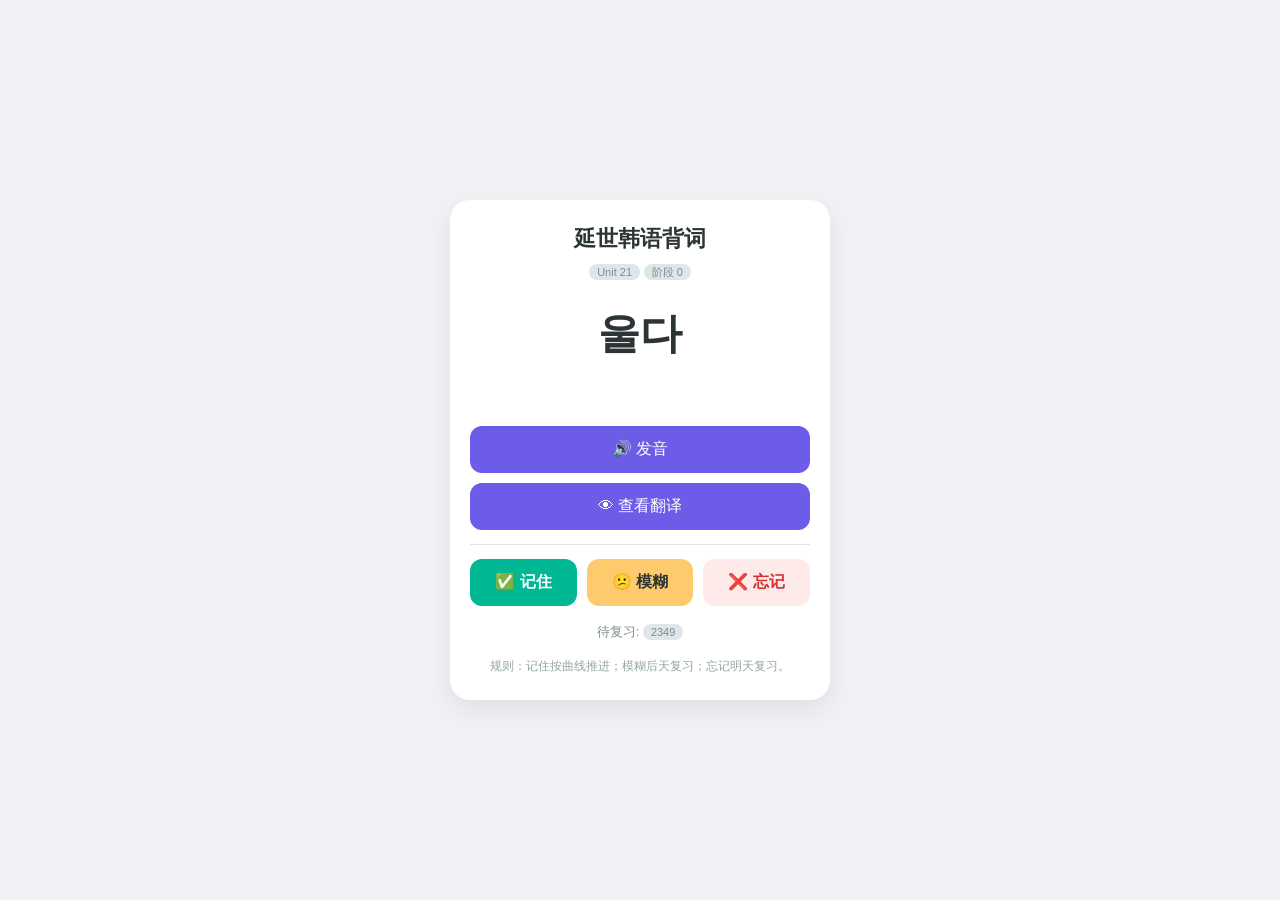
<file: knew.html>
<!DOCTYPE html>
<html lang="zh-CN">
<head>
    <meta charset="UTF-8">
    <meta name="viewport" content="width=device-width, initial-scale=1.0">
    <title>延世韩语 - 艾宾浩斯记忆版</title>
    <style>
        :root {
            --primary: #6c5ce7;
            --success: #00b894;
            --warning: #fdcb6e;
            --danger: #d63031;
            --bg: #f0f2f5;
            --card: #ffffff;
            --text: #2d3436;
            --muted: #636e72;
            --line: #dfe6e9;
        }
        * { box-sizing: border-box; }
        body {
            font-family: -apple-system, BlinkMacSystemFont, "Segoe UI", Roboto, "PingFang SC", "Microsoft YaHei", sans-serif;
            background: var(--bg);
            margin: 0;
            min-height: 100vh;
            display: flex;
            justify-content: center;
            align-items: center;
            padding: 16px;
        }
        .card {
            background: var(--card);
            width: 100%;
            max-width: 380px;
            padding: 24px 20px;
            border-radius: 20px;
            box-shadow: 0 10px 30px rgba(0,0,0,0.08);
            text-align: center;
        }
        .title { font-size: 22px; font-weight: 700; color: var(--text); margin-bottom: 8px; }
        .status { margin-top: 6px; margin-bottom: 14px; font-size: 13px; color: #7f8c8d; line-height: 1.6; }
        .kr { font-size: 42px; font-weight: bold; margin: 24px 0 14px; color: var(--text); word-break: break-word; }
        .cn { font-size: 20px; color: var(--muted); min-height: 32px; margin-bottom: 18px; transition: 0.25s; opacity: 0; }
        .cn.show { opacity: 1; }
        .btn-group { display: flex; flex-direction: column; gap: 10px; }
        button { border: none; padding: 13px 12px; border-radius: 12px; cursor: pointer; font-size: 16px; transition: 0.2s; }
        button:active { transform: scale(0.98); }
        .btn-main { background: var(--primary); color: white; }
        .btn-remember { background: var(--success); color: white; font-weight: bold; }
        .btn-vague { background: var(--warning); color: #2d3436; font-weight: bold; }
        .btn-forget { background: #ffeaea; color: var(--danger); font-weight: bold; }
        .row { display: flex; gap: 10px; }
        .row button { flex: 1; }
        .divider { border: none; border-top: 1px solid var(--line); margin: 4px 0; }
        .badge { background: #dfe6e9; padding: 2px 8px; border-radius: 10px; font-size: 11px; }
        .footer { margin-top: 14px; font-size: 12px; color: #95a5a6; line-height: 1.6; }
    </style>
</head>
<body>

<div class="card">
    <div class="title">延世韩语背词</div>
    <div id="unit-info" class="status">正在加载词库...</div>

    <div class="kr" id="kr">---</div>
    <div class="cn" id="cn">---</div>

    <div class="btn-group">
        <button class="btn-main" onclick="speak()">🔊 发音</button>
        <button class="btn-main" onclick="showTranslation()">👁 查看翻译</button>
        <hr class="divider">
        <div class="row">
            <button class="btn-remember" onclick="handleResult('known')">✅ 记住</button>
            <button class="btn-vague" onclick="handleResult('vague')">😕 模糊</button>
            <button class="btn-forget" onclick="handleResult('unknown')">❌ 忘记</button>
        </div>
    </div>

    <div class="status" style="margin-top:16px;">
        待复习: <span id="due-count" class="badge">0</span>
    </div>
    <div class="footer">
        规则：记住按曲线推进；模糊后天复习；忘记明天复习。
    </div>
</div>

<script>
    const INTERVALS = [0, 1, 2, 4, 7, 15, 30, 60];
    const STORAGE_KEY = "kr_progress_v2";
    let rawWords = []; 
    let wordProgress = JSON.parse(localStorage.getItem(STORAGE_KEY)) || {};
    let reviewQueue = [];
    let currentWord = null;

    const nowTs = () => Date.now();
    const daysToMs = (days) => days * 24 * 60 * 60 * 1000;
    const shuffle = (arr) => arr.sort(() => Math.random() - 0.5);

    function getProgress(word) {
        return wordProgress[word.kr] || { stage: 0, nextReview: 0, lastResult: "new" };
    }

    async function initApp() {
        try {
            const response = await fetch('data.json');
            rawWords = await response.json();
            const now = nowTs();

            reviewQueue = rawWords.filter(word => {
                const data = getProgress(word);
                return !data.nextReview || now >= data.nextReview;
            });

            shuffle(reviewQueue);
            renderNext();
        } catch (error) {
            document.getElementById("kr").innerText = "加载失败";
            document.getElementById("unit-info").innerText = "请检查 data.json 文件";
        }
    }

    function renderNext() {
        const krEl = document.getElementById("kr");
        const cnEl = document.getElementById("cn");
        const dueEl = document.getElementById("due-count");
        const infoEl = document.getElementById("unit-info");

        dueEl.innerText = reviewQueue.length;

        if (reviewQueue.length === 0) {
            currentWord = null;
            krEl.innerText = "🎉";
            cnEl.innerText = "任务已完成！";
            cnEl.classList.add("show");
            infoEl.innerHTML = `暂无待复习单词`;
            return;
        }

        currentWord = reviewQueue[0];
        const data = getProgress(currentWord);
        krEl.innerText = currentWord.kr;
        cnEl.innerText = currentWord.cn;
        cnEl.classList.remove("show");

        infoEl.innerHTML = `
            <span class="badge">${currentWord.unit || "未分组"}</span>
            <span class="badge">阶段 ${data.stage}</span>
        `;
    }

    function showTranslation() { document.getElementById("cn").classList.add("show"); }

    function handleResult(result) {
        if (!currentWord) return;
        const now = nowTs();
        let data = getProgress(currentWord);

        if (result === 'known') {
            data.stage = Math.min(data.stage + 1, INTERVALS.length - 1);
            data.nextReview = now + daysToMs(INTERVALS[data.stage]);
        } else if (result === 'vague') {
            data.nextReview = now + daysToMs(2);
        } else {
            data.stage = 0;
            data.nextReview = now + daysToMs(1);
        }
        data.lastResult = result;
        wordProgress[currentWord.kr] = data;
        localStorage.setItem(STORAGE_KEY, JSON.stringify(wordProgress));
        reviewQueue.shift();
        renderNext();
    }

    function speak() {
        if (!currentWord) return;
        const msg = new SpeechSynthesisUtterance(currentWord.kr);
        msg.lang = "ko-KR";
        window.speechSynthesis.cancel();
        window.speechSynthesis.speak(msg);
    }

    initApp();
</script>
</body>
</html>
</file>
